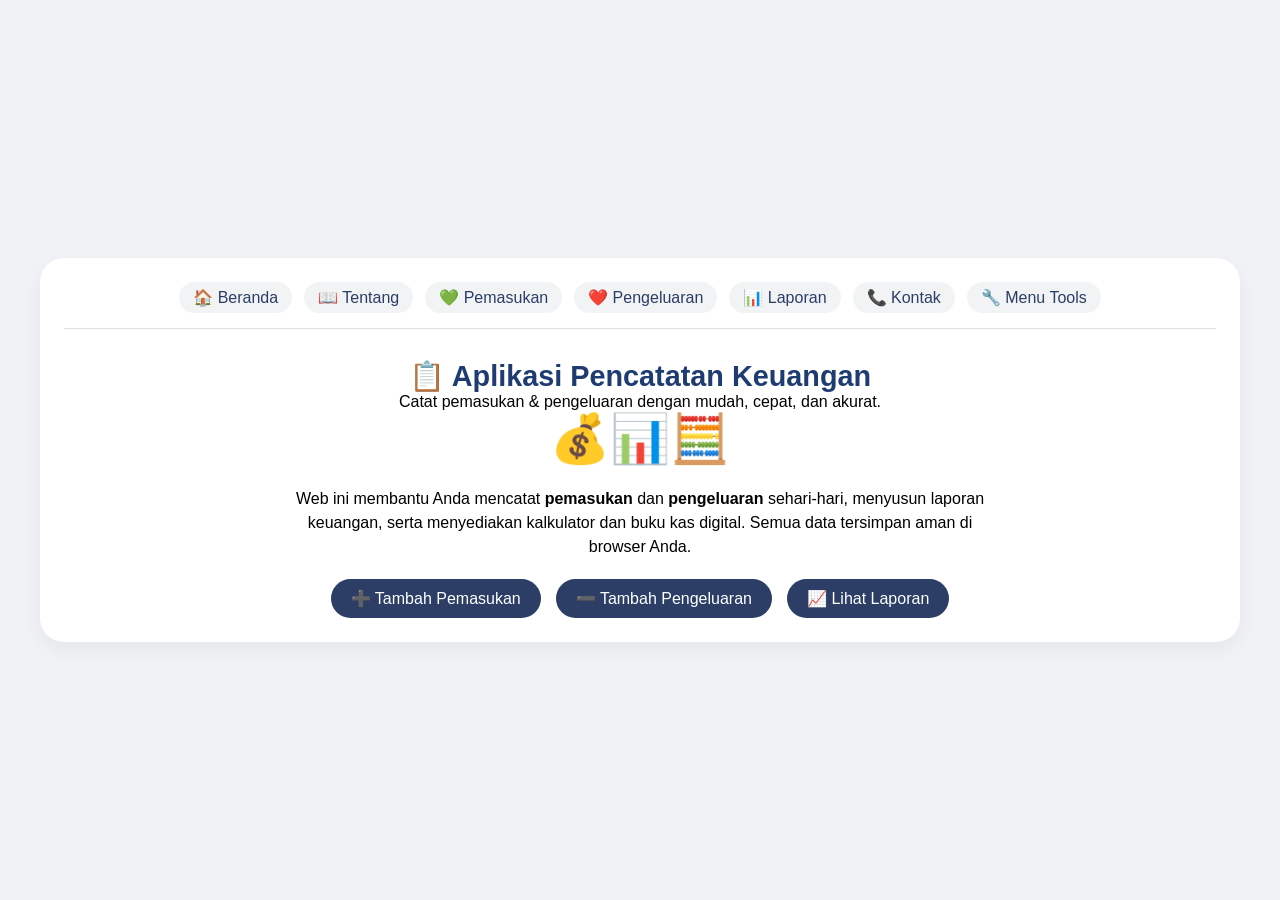
<file: index.html>
<!DOCTYPE html>
<html lang="id">
<head>
    <meta charset="UTF-8">
    <meta name="viewport" content="width=device-width, initial-scale=1.0">
    <title>Beranda | Aplikasi Keuangan</title>
    <link rel="stylesheet" href="style.css">
</head>
<body class="beranda-body">
    <div class="container beranda-container">
        <div class="header-nav">
            <a href="index.html" class="nav-link">🏠 Beranda</a>
            <a href="tentang-akuntansi.html" class="nav-link">📖 Tentang</a>
            <a href="data-pemasukan.html" class="nav-link">💚 Pemasukan</a>
            <a href="data-pengeluaran.html" class="nav-link">❤️ Pengeluaran</a>
            <a href="laporan.html" class="nav-link">📊 Laporan</a>
            <a href="kontak.html" class="nav-link">📞 Kontak</a>
            <a href="menu.html" class="nav-link">🔧 Menu Tools</a>
        </div>

        <div class="hero">
            <h1>📋 Aplikasi Pencatatan Keuangan</h1>
            <p class="tagline">Catat pemasukan & pengeluaran dengan mudah, cepat, dan akurat.</p>
            <div class="ilustrasi">
                <!-- ilustrasi sederhana dengan emoji/ikon -->
                <span class="ilustrasi-icon">💰📊🧮</span>
            </div>
            <p class="deskripsi-singkat">
                Web ini membantu Anda mencatat <strong>pemasukan</strong> dan <strong>pengeluaran</strong> sehari-hari, 
                menyusun laporan keuangan, serta menyediakan kalkulator dan buku kas digital. 
                Semua data tersimpan aman di browser Anda.
            </p>
            <div class="tombol-aksi-cepat">
                <a href="data-pemasukan.html" class="btn-cepat">➕ Tambah Pemasukan</a>
                <a href="data-pengeluaran.html" class="btn-cepat">➖ Tambah Pengeluaran</a>
                <a href="laporan.html" class="btn-cepat">📈 Lihat Laporan</a>
            </div>
        </div>
    </div>
    <script src="script.js"></script>
</body>
</html>
</file>
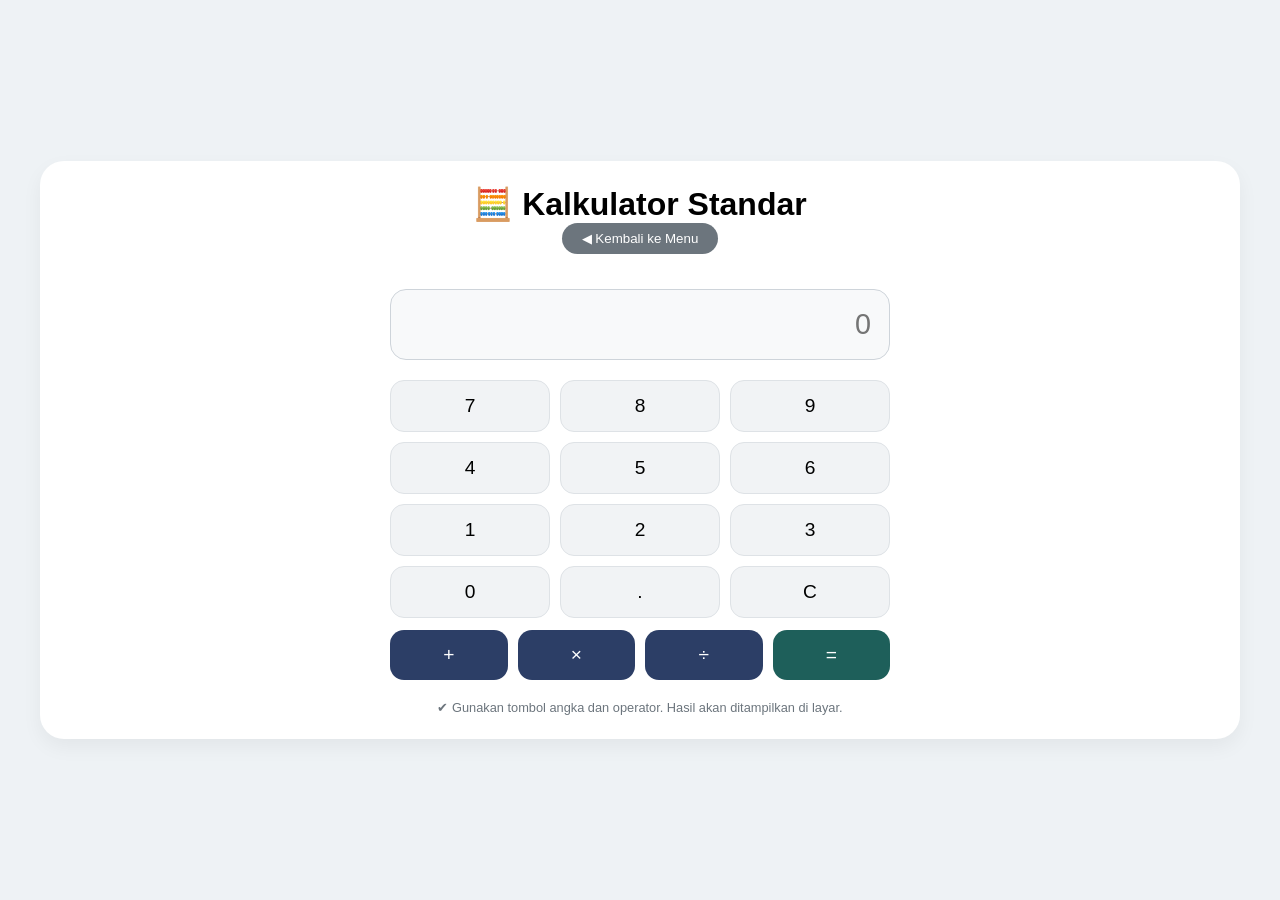
<file: calculator1.html>
<!DOCTYPE html>
<html lang="id">
<head>
    <meta charset="UTF-8">
    <meta name="viewport" content="width=device-width, initial-scale=1.0">
    <title>Kalkulator Standar</title>
    <link rel="stylesheet" href="style.css">
</head>
<body class="calc1-body">
    <div class="container calc1-container">
        <div class="calc1-header">
            <h1>🧮 Kalkulator Standar</h1>
            <button class="back-btn" onclick="location.href='menu.html'">◀ Kembali ke Menu</button>
        </div>
        <div class="calculator">
            <input type="text" id="displayCalc1" class="calc-display" readonly placeholder="0">
            <div class="calc-buttons">
                <div class="angka-buttons">
                    <button class="num-btn">7</button><button class="num-btn">8</button><button class="num-btn">9</button>
                    <button class="num-btn">4</button><button class="num-btn">5</button><button class="num-btn">6</button>
                    <button class="num-btn">1</button><button class="num-btn">2</button><button class="num-btn">3</button>
                    <button class="num-btn">0</button><button class="num-btn">.</button><button class="clear-btn">C</button>
                </div>
                <div class="operator-buttons">
                    <button class="op-btn" data-op="+">+</button>
                    <button class="op-btn" data-op="*">×</button>
                    <button class="op-btn" data-op="/">÷</button>
                    <button class="eq-btn">=</button>
                </div>
            </div>
        </div>
        <div class="info-calc">✔ Gunakan tombol angka dan operator. Hasil akan ditampilkan di layar.</div>
    </div>
    <script>
        let currentInput = "";
        const display = document.getElementById('displayCalc1');
        const numBtns = document.querySelectorAll('.num-btn');
        const clearBtn = document.querySelector('.clear-btn');
        const opBtns = document.querySelectorAll('.op-btn');
        const eqBtn = document.querySelector('.eq-btn');

        function updateDisplay() {
            display.value = currentInput || "0";
        }
        numBtns.forEach(btn => {
            btn.addEventListener('click', () => {
                currentInput += btn.innerText;
                updateDisplay();
            });
        });
        clearBtn.addEventListener('click', () => {
            currentInput = "";
            updateDisplay();
        });

        let pendingOp = null;
        let firstNum = null;

        opBtns.forEach(btn => {
            btn.addEventListener('click', () => {
                if(currentInput === "") return;
                if(firstNum === null) {
                    firstNum = parseFloat(currentInput);
                    pendingOp = btn.getAttribute('data-op');
                    currentInput = "";
                } else {
                    compute();
                    pendingOp = btn.getAttribute('data-op');
                }
            });
        });

        eqBtn.addEventListener('click', () => {
            if(pendingOp !== null && currentInput !== "") {
                compute();
                pendingOp = null;
                firstNum = null;
            }
        });

        function compute() {
            let second = parseFloat(currentInput);
            if(isNaN(second)) return;
            let result;
            switch(pendingOp) {
                case '+': result = firstNum + second; break;
                case '*': result = firstNum * second; break;
                case '/': result = firstNum / second; break;
                default: return;
            }
            currentInput = result.toString();
            updateDisplay();
            firstNum = null;
        }
    </script>
</body>
</html>
</file>
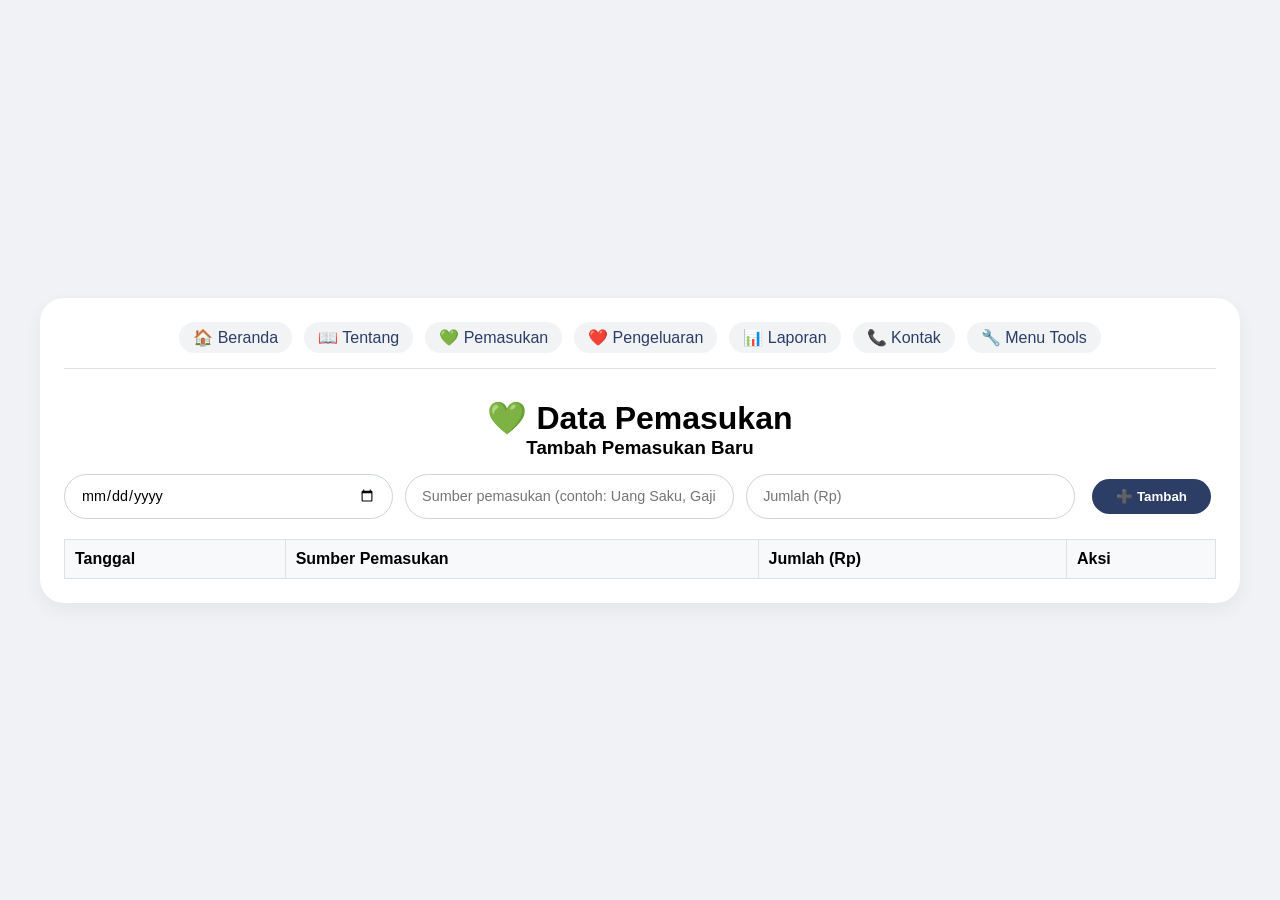
<file: data-pemasukan.html>
<!DOCTYPE html>
<html lang="id">
<head>
    <meta charset="UTF-8">
    <meta name="viewport" content="width=device-width, initial-scale=1.0">
    <title>Data Pemasukan</title>
    <link rel="stylesheet" href="style.css">
</head>
<body class="data-body">
    <div class="container data-container">
        <div class="header-nav">
            <a href="index.html">🏠 Beranda</a>
            <a href="tentang-akuntansi.html">📖 Tentang</a>
            <a href="data-pemasukan.html">💚 Pemasukan</a>
            <a href="data-pengeluaran.html">❤️ Pengeluaran</a>
            <a href="laporan.html">📊 Laporan</a>
            <a href="kontak.html">📞 Kontak</a>
            <a href="menu.html">🔧 Menu Tools</a>
        </div>

        <h1>💚 Data Pemasukan</h1>
        <div class="form-tambah">
            <h3>Tambah Pemasukan Baru</h3>
            <div class="form-row">
                <input type="date" id="tglMasuk" placeholder="Tanggal">
                <input type="text" id="sumberMasuk" placeholder="Sumber pemasukan (contoh: Uang Saku, Gaji, Jualan)">
                <input type="number" id="jumlahMasuk" placeholder="Jumlah (Rp)">
                <button id="btnTambahMasuk" class="btn-tambah">➕ Tambah</button>
            </div>
        </div>

        <div class="tabel-wrapper">
            <table class="tabel-data">
                <thead>
                    <tr><th>Tanggal</th><th>Sumber Pemasukan</th><th>Jumlah (Rp)</th><th>Aksi</th></tr>
                </thead>
                <tbody id="tabelPemasukan"></tbody>
            </table>
        </div>
    </div>
    <script src="script.js"></script>
    <script>
        let pemasukan = JSON.parse(localStorage.getItem('yoyo_pemasukan')) || [];

        function renderPemasukan() {
            const tbody = document.getElementById('tabelPemasukan');
            if(pemasukan.length === 0) {
                tbody.innerHTML = '<tr><td colspan="4" style="text-align:center">Belum ada data pemasukan.</td></tr>';
                return;
            }
            tbody.innerHTML = pemasukan.map((item, idx) => `
                <tr>
                    <td>${item.tanggal}</td>
                    <td>${item.sumber}</td>
                    <td>${formatRupiah(item.jumlah)}</td>
                    <td><button class="btn-hapus" data-idx="${idx}">Hapus</button></td>
                </tr>
            `).join('');
            // event hapus
            document.querySelectorAll('.btn-hapus').forEach(btn => {
                btn.addEventListener('click', (e) => {
                    const idx = btn.getAttribute('data-idx');
                    pemasukan.splice(idx, 1);
                    localStorage.setItem('yoyo_pemasukan', JSON.stringify(pemasukan));
                    renderPemasukan();
                });
            });
        }

        document.getElementById('btnTambahMasuk').addEventListener('click', () => {
            const tanggal = document.getElementById('tglMasuk').value;
            const sumber = document.getElementById('sumberMasuk').value.trim();
            const jumlah = parseFloat(document.getElementById('jumlahMasuk').value);
            if(!tanggal || !sumber || isNaN(jumlah) || jumlah <= 0) {
                alert("Lengkapi semua data (tanggal, sumber, jumlah > 0)");
                return;
            }
            pemasukan.push({ tanggal, sumber, jumlah });
            localStorage.setItem('yoyo_pemasukan', JSON.stringify(pemasukan));
            document.getElementById('tglMasuk').value = '';
            document.getElementById('sumberMasuk').value = '';
            document.getElementById('jumlahMasuk').value = '';
            renderPemasukan();
        });

        renderPemasukan();
    </script>
</body>
</html>
</file>
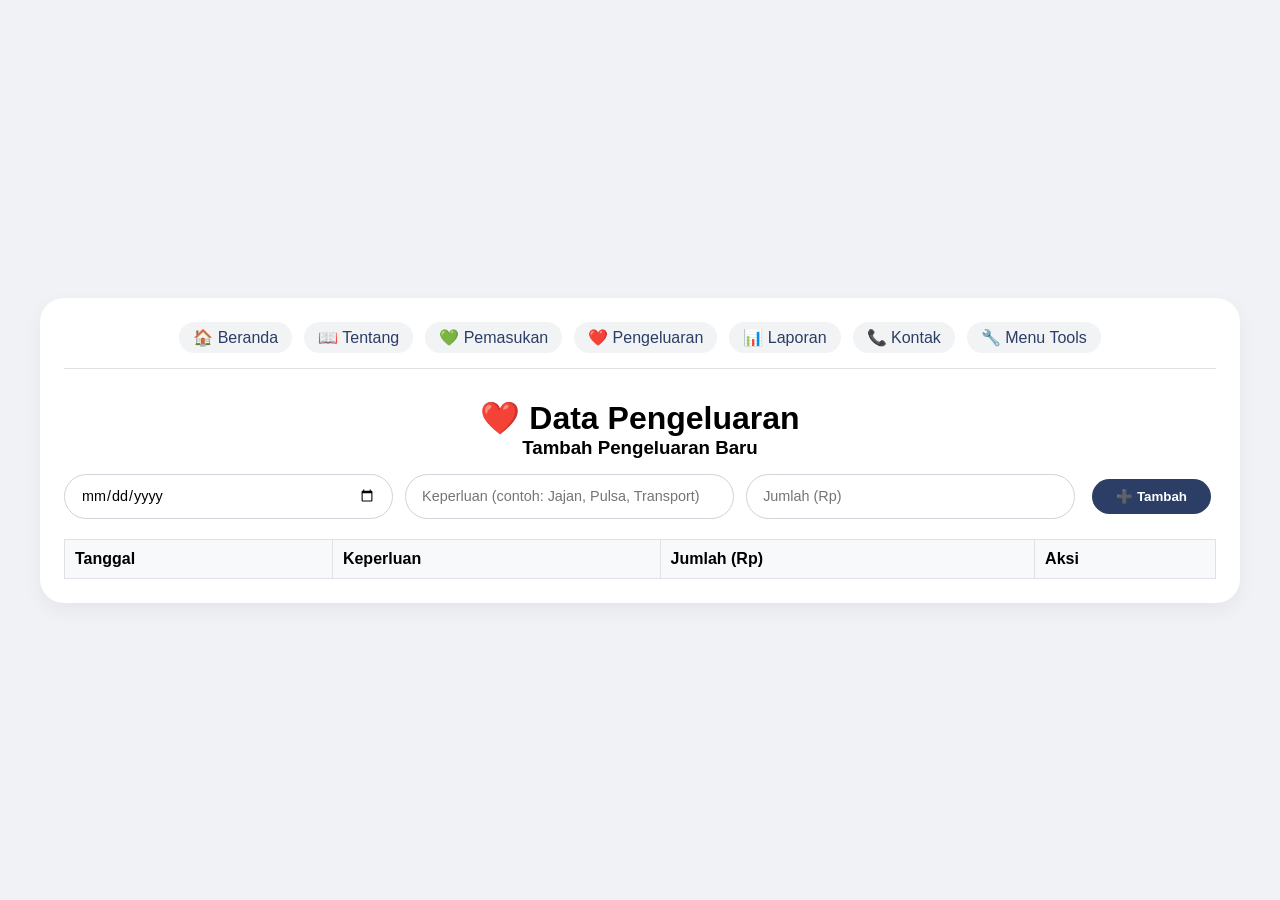
<file: data-pengeluaran.html>
<!DOCTYPE html>
<html lang="id">
<head>
    <meta charset="UTF-8">
    <meta name="viewport" content="width=device-width, initial-scale=1.0">
    <title>Data Pengeluaran</title>
    <link rel="stylesheet" href="style.css">
</head>
<body class="data-body">
    <div class="container data-container">
        <div class="header-nav">
            <a href="index.html">🏠 Beranda</a>
            <a href="tentang-akuntansi.html">📖 Tentang</a>
            <a href="data-pemasukan.html">💚 Pemasukan</a>
            <a href="data-pengeluaran.html">❤️ Pengeluaran</a>
            <a href="laporan.html">📊 Laporan</a>
            <a href="kontak.html">📞 Kontak</a>
            <a href="menu.html">🔧 Menu Tools</a>
        </div>

        <h1>❤️ Data Pengeluaran</h1>
        <div class="form-tambah">
            <h3>Tambah Pengeluaran Baru</h3>
            <div class="form-row">
                <input type="date" id="tglKeluar" placeholder="Tanggal">
                <input type="text" id="keperluan" placeholder="Keperluan (contoh: Jajan, Pulsa, Transport)">
                <input type="number" id="jumlahKeluar" placeholder="Jumlah (Rp)">
                <button id="btnTambahKeluar" class="btn-tambah">➕ Tambah</button>
            </div>
        </div>

        <div class="tabel-wrapper">
            <table class="tabel-data">
                <thead>
                    <tr><th>Tanggal</th><th>Keperluan</th><th>Jumlah (Rp)</th><th>Aksi</th></tr>
                </thead>
                <tbody id="tabelPengeluaran"></tbody>
            </table>
        </div>
    </div>
    <script src="script.js"></script>
    <script>
        let pengeluaran = JSON.parse(localStorage.getItem('yoyo_pengeluaran')) || [];

        function renderPengeluaran() {
            const tbody = document.getElementById('tabelPengeluaran');
            if(pengeluaran.length === 0) {
                tbody.innerHTML = '<tr><td colspan="4" style="text-align:center">Belum ada data pengeluaran.</td></tr>';
                return;
            }
            tbody.innerHTML = pengeluaran.map((item, idx) => `
                <tr>
                    <td>${item.tanggal}</td>
                    <td>${item.keperluan}</td>
                    <td>${formatRupiah(item.jumlah)}</td>
                    <td><button class="btn-hapus" data-idx="${idx}">Hapus</button></td>
                </tr>
            `).join('');
            document.querySelectorAll('.btn-hapus').forEach(btn => {
                btn.addEventListener('click', (e) => {
                    const idx = btn.getAttribute('data-idx');
                    pengeluaran.splice(idx, 1);
                    localStorage.setItem('yoyo_pengeluaran', JSON.stringify(pengeluaran));
                    renderPengeluaran();
                });
            });
        }

        document.getElementById('btnTambahKeluar').addEventListener('click', () => {
            const tanggal = document.getElementById('tglKeluar').value;
            const keperluan = document.getElementById('keperluan').value.trim();
            const jumlah = parseFloat(document.getElementById('jumlahKeluar').value);
            if(!tanggal || !keperluan || isNaN(jumlah) || jumlah <= 0) {
                alert("Lengkapi semua data (tanggal, keperluan, jumlah > 0)");
                return;
            }
            pengeluaran.push({ tanggal, keperluan, jumlah });
            localStorage.setItem('yoyo_pengeluaran', JSON.stringify(pengeluaran));
            document.getElementById('tglKeluar').value = '';
            document.getElementById('keperluan').value = '';
            document.getElementById('jumlahKeluar').value = '';
            renderPengeluaran();
        });

        renderPengeluaran();
    </script>
</body>
</html>
</file>
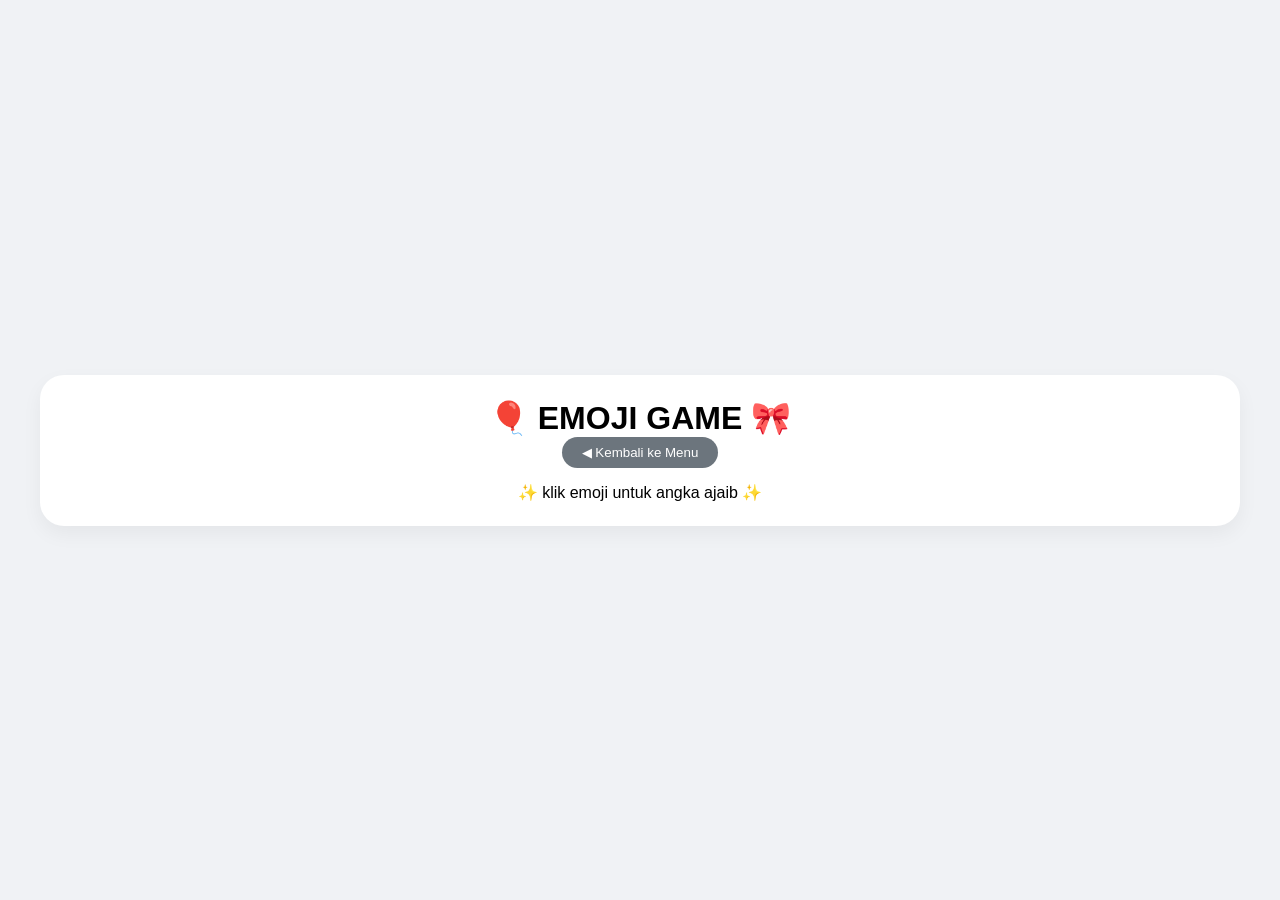
<file: game3.html>
<!DOCTYPE html>
<html lang="id">
<head>
    <meta charset="UTF-8">
    <meta name="viewport" content="width=device-width, initial-scale=1.0">
    <title>Game3 - Emoji Keliling</title>
    <link rel="stylesheet" href="style.css">
</head>
<body class="game3-body">
    <div class="container game3-container">
        <div class="game-header">
            <h1>🎈 EMOJI GAME 🎀</h1>
            <button class="back-btn" onclick="location.href='menu.html'">◀ Kembali ke Menu</button>
        </div>
        <div class="game-area" id="gameArea">
            <button id="emojiTombol" class="emoji-lucu">🐼✨</button>
        </div>
        <div class="angka-muncul" id="angkaMuncul">✨ klik emoji untuk angka ajaib ✨</div>
    </div>
    <script src="script.js"></script>
    <script>
        const emojiBtn = document.getElementById('emojiTombol');
        const gameArea = document.getElementById('gameArea');
        const angkaDiv = document.getElementById('angkaMuncul');
        let animasiBerjalan = false;
        let posX = 0, posY = 0;
        let deltaX = 3, deltaY = 2;
        let intervalId = null;

        function startGerak() {
            if(intervalId) clearInterval(intervalId);
            animasiBerjalan = true;
            emojiBtn.style.position = 'absolute';
            const areaRect = gameArea.getBoundingClientRect();
            let btnWidth = emojiBtn.offsetWidth;
            let btnHeight = emojiBtn.offsetHeight;
            posX = Math.random() * (areaRect.width - btnWidth);
            posY = Math.random() * (areaRect.height - btnHeight);
            deltaX = (Math.random() * 4 + 2) * (Math.random() > 0.5 ? 1 : -1);
            deltaY = (Math.random() * 4 + 2) * (Math.random() > 0.5 ? 1 : -1);
            intervalId = setInterval(() => {
                const rect = gameArea.getBoundingClientRect();
                const maxX = rect.width - emojiBtn.offsetWidth;
                const maxY = rect.height - emojiBtn.offsetHeight;
                posX += deltaX;
                posY += deltaY;
                if(posX <= 0) { posX = 0; deltaX = -deltaX; }
                if(posX >= maxX) { posX = maxX; deltaX = -deltaX; }
                if(posY <= 0) { posY = 0; deltaY = -deltaY; }
                if(posY >= maxY) { posY = maxY; deltaY = -deltaY; }
                emojiBtn.style.left = posX + 'px';
                emojiBtn.style.top = posY + 'px';
            }, 30);
        }
        function stopGerak() {
            if(intervalId) {
                clearInterval(intervalId);
                intervalId = null;
            }
            animasiBerjalan = false;
        }
        emojiBtn.addEventListener('click', () => {
            // muncul angka random 1-100
            const randomAngka = Math.floor(Math.random() * 100) + 1;
            angkaDiv.innerHTML = `🎉 ANGKA MUNCUL: ${randomAngka} 🎉`;
            angkaDiv.classList.add('pop-angka');
            setTimeout(() => angkaDiv.classList.remove('pop-angka'), 500);
            // gerakan bergerak mengelilingi layar
            if(intervalId) stopGerak();
            startGerak();
        });
        // mulai gerakan otomatis saat halaman dimuat
        window.addEventListener('load', () => {
            startGerak();
            // sesuaikan ulang jika resize
            window.addEventListener('resize', () => {
                stopGerak();
                startGerak();
            });
        });
    </script>
</body>
</html>
</file>
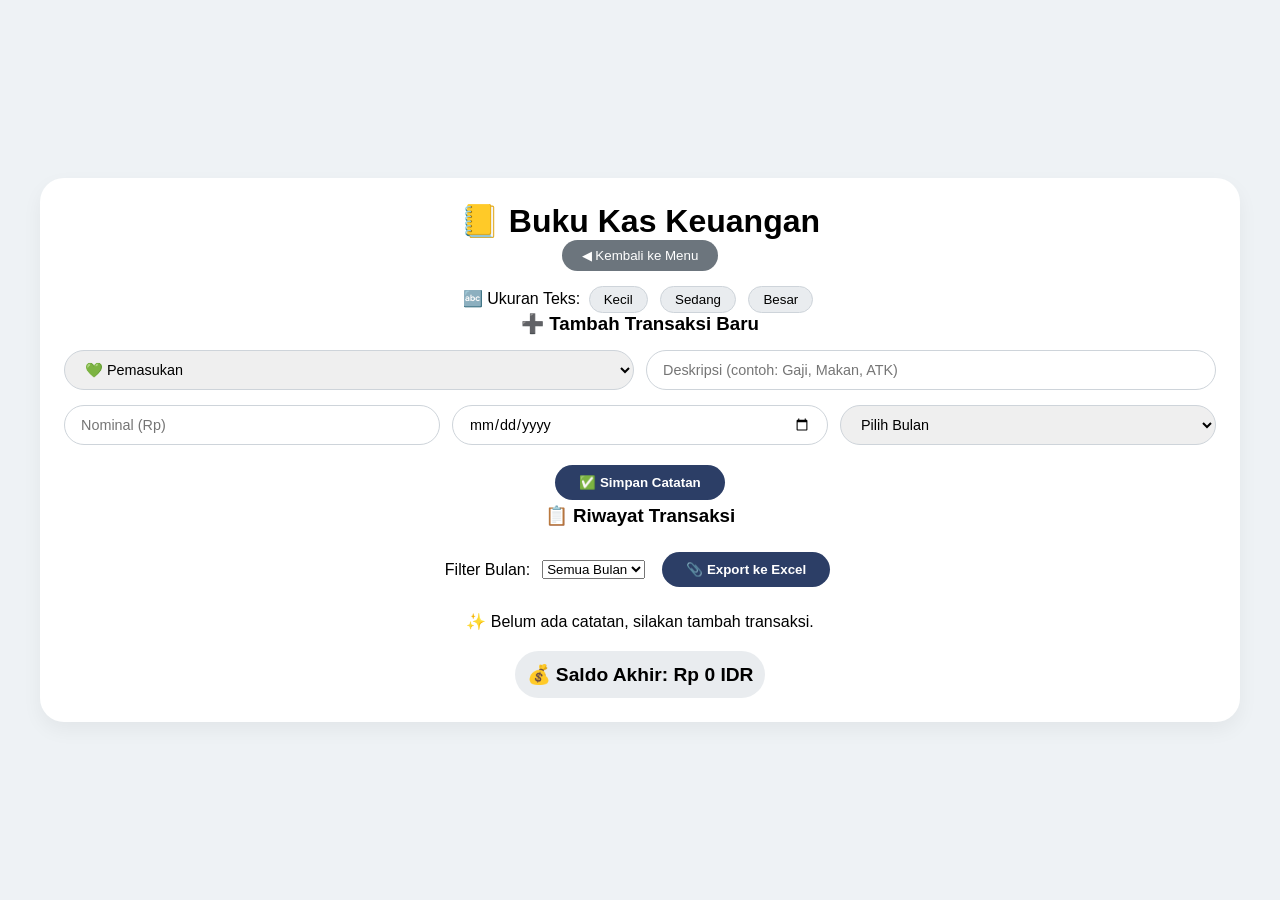
<file: kalkulator2.html>
<!DOCTYPE html>
<html lang="id">
<head>
    <meta charset="UTF-8">
    <meta name="viewport" content="width=device-width, initial-scale=1.0">
    <title>Buku Kas Keuangan</title>
    <link rel="stylesheet" href="style.css">
</head>
<body class="calc2-body">
    <div class="container calc2-container">
        <div class="calc2-header">
            <h1>📒 Buku Kas Keuangan</h1>
            <button class="back-btn" onclick="location.href='menu.html'">◀ Kembali ke Menu</button>
        </div>
        
        <div class="pengaturan-teks">
            <label>🔤 Ukuran Teks:</label>
            <button id="teksKecil">Kecil</button>
            <button id="teksSedang">Sedang</button>
            <button id="teksBesar">Besar</button>
        </div>

        <div class="form-catatan">
            <h3>➕ Tambah Transaksi Baru</h3>
            <div class="form-row">
                <select id="jenisTransaksi">
                    <option value="pemasukan">💚 Pemasukan</option>
                    <option value="pengeluaran">❤️ Pengeluaran</option>
                    <option value="pembelian">🛍️ Pembelian</option>
                </select>
                <input type="text" id="deskripsi" placeholder="Deskripsi (contoh: Gaji, Makan, ATK)" autocomplete="off">
            </div>
            <div class="form-row">
                <input type="number" id="nominal" placeholder="Nominal (Rp)">
                <input type="date" id="tanggal">
                <select id="bulan">
                    <option value="">Pilih Bulan</option>
                    <option>Januari</option><option>Februari</option><option>Maret</option>
                    <option>April</option><option>Mei</option><option>Juni</option>
                    <option>Juli</option><option>Agustus</option><option>September</option>
                    <option>Oktober</option><option>November</option><option>Desember</option>
                </select>
            </div>
            <button id="tambahTransaksi" class="btn-tambah">✅ Simpan Catatan</button>
        </div>

        <div class="daftar-transaksi">
            <h3>📋 Riwayat Transaksi</h3>
            <div class="filter-bulan">
                <label>Filter Bulan: </label>
                <select id="filterBulan">
                    <option value="semua">Semua Bulan</option>
                    <option>Januari</option><option>Februari</option><option>Maret</option>
                    <option>April</option><option>Mei</option><option>Juni</option>
                    <option>Juli</option><option>Agustus</option><option>September</option>
                    <option>Oktober</option><option>November</option><option>Desember</option>
                </select>
                <button id="exportExcel" class="btn-export">📎 Export ke Excel</button>
            </div>
            <div id="listTransaksi" class="list-transaksi"></div>
            <div class="total-saldo">💰 Saldo Akhir: <span id="totalSaldo">0</span> IDR</div>
        </div>
    </div>
    <script>
        let transaksi = JSON.parse(localStorage.getItem('yoyo_keuangan')) || [];

        function formatRupiah(angka) {
            return new Intl.NumberFormat('id-ID', { style: 'currency', currency: 'IDR', minimumFractionDigits: 0 }).format(angka);
        }

        function hitungSaldo(arr) {
            return arr.reduce((total, t) => {
                if(t.jenis === 'pemasukan') return total + t.nominal;
                else return total - t.nominal;
            }, 0);
        }

        function renderTransaksi() {
            const filterBulan = document.getElementById('filterBulan').value;
            let filtered = transaksi;
            if(filterBulan !== 'semua') {
                filtered = transaksi.filter(t => t.bulan === filterBulan);
            }
            const container = document.getElementById('listTransaksi');
            if(filtered.length === 0) {
                container.innerHTML = '<div class="empty-state">✨ Belum ada catatan, silakan tambah transaksi.</div>';
                document.getElementById('totalSaldo').innerText = formatRupiah(0);
                return;
            }
            let html = '<table class="tabel-keuangan"><thead><tr><th>Tanggal</th><th>Bulan</th><th>Jenis</th><th>Deskripsi</th><th>Nominal</th><th>Aksi</th></tr></thead><tbody>';
            filtered.forEach((item) => {
                html += `<tr>
                    <td>${item.tanggal}</td>
                    <td>${item.bulan}</td>
                    <td>${item.jenis}</td>
                    <td>${item.deskripsi}</td>
                    <td>${formatRupiah(item.nominal)}</td>
                    <td><button class="hapus-transaksi" data-id="${item.id}">Hapus</button></td>
                </tr>`;
            });
            html += '</tbody></table>';
            container.innerHTML = html;
            document.getElementById('totalSaldo').innerText = formatRupiah(hitungSaldo(filtered));

            document.querySelectorAll('.hapus-transaksi').forEach(btn => {
                btn.addEventListener('click', (e) => {
                    const id = parseInt(btn.getAttribute('data-id'));
                    transaksi = transaksi.filter(t => t.id !== id);
                    localStorage.setItem('yoyo_keuangan', JSON.stringify(transaksi));
                    renderTransaksi();
                });
            });
        }

        document.getElementById('tambahTransaksi').addEventListener('click', () => {
            const jenis = document.getElementById('jenisTransaksi').value;
            const deskripsi = document.getElementById('deskripsi').value.trim();
            let nominal = parseFloat(document.getElementById('nominal').value);
            const tanggal = document.getElementById('tanggal').value;
            const bulan = document.getElementById('bulan').value;

            if(!deskripsi || isNaN(nominal) || nominal <= 0 || !tanggal || !bulan) {
                alert("Harap lengkapi semua data: deskripsi, nominal >0, tanggal, bulan.");
                return;
            }

            const jenisTampil = jenis === 'pemasukan' ? '💚 Pemasukan' : (jenis === 'pengeluaran' ? '❤️ Pengeluaran' : '🛍️ Pembelian');
            transaksi.push({
                id: Date.now(),
                jenis: jenisTampil,
                deskripsi: deskripsi,
                nominal: nominal,
                tanggal: tanggal,
                bulan: bulan
            });
            localStorage.setItem('yoyo_keuangan', JSON.stringify(transaksi));
            document.getElementById('deskripsi').value = '';
            document.getElementById('nominal').value = '';
            document.getElementById('tanggal').value = '';
            document.getElementById('bulan').value = '';
            renderTransaksi();
        });

        document.getElementById('filterBulan').addEventListener('change', () => renderTransaksi());

        document.getElementById('exportExcel').addEventListener('click', () => {
            let dataExport = transaksi.map(t => ({
                Tanggal: t.tanggal,
                Bulan: t.bulan,
                Jenis: t.jenis,
                Deskripsi: t.deskripsi,
                Nominal_Rp: t.nominal
            }));
            let csv = "\uFEFF" + ["Tanggal","Bulan","Jenis","Deskripsi","Nominal_Rp"].join(",") + "\n";
            dataExport.forEach(row => {
                csv += Object.values(row).join(",") + "\n";
            });
            const blob = new Blob([csv], {type: "text/csv;charset=utf-8;"});
            const link = document.createElement("a");
            const url = URL.createObjectURL(blob);
            link.href = url;
            link.setAttribute("download","catatan_keuangan.xls");
            document.body.appendChild(link);
            link.click();
            document.body.removeChild(link);
            URL.revokeObjectURL(url);
        });

        // Ukuran teks
        const containerText = document.querySelector('.calc2-container');
        document.getElementById('teksKecil').onclick = () => containerText.style.fontSize = '12px';
        document.getElementById('teksSedang').onclick = () => containerText.style.fontSize = '16px';
        document.getElementById('teksBesar').onclick = () => containerText.style.fontSize = '20px';

        renderTransaksi();
    </script>
</body>
</html>
</file>
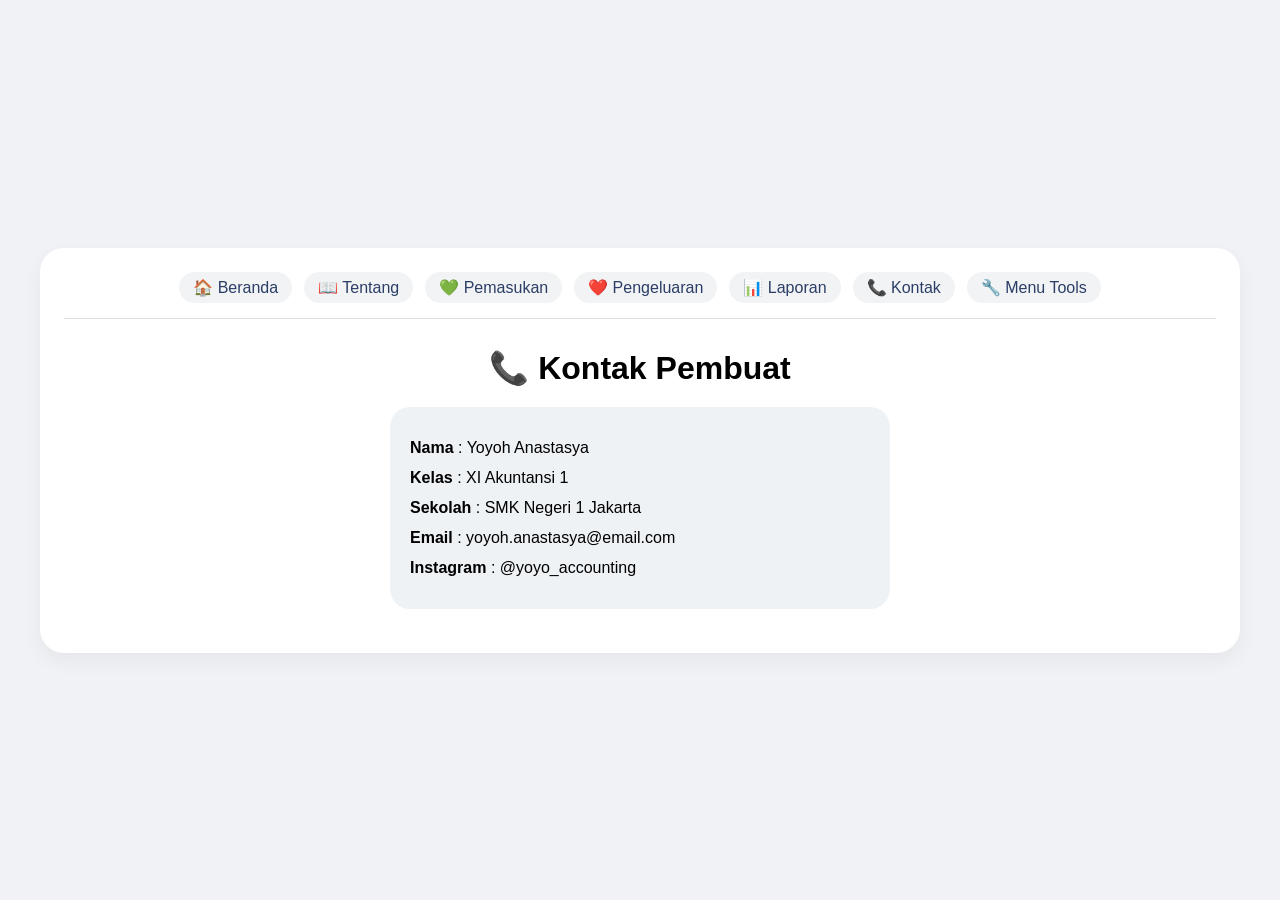
<file: kontak.html>
<!DOCTYPE html>
<html lang="id">
<head>
    <meta charset="UTF-8">
    <meta name="viewport" content="width=device-width, initial-scale=1.0">
    <title>Kontak Pembuat</title>
    <link rel="stylesheet" href="style.css">
</head>
<body class="kontak-body">
    <div class="container kontak-container">
        <div class="header-nav">
            <a href="index.html">🏠 Beranda</a>
            <a href="tentang-akuntansi.html">📖 Tentang</a>
            <a href="data-pemasukan.html">💚 Pemasukan</a>
            <a href="data-pengeluaran.html">❤️ Pengeluaran</a>
            <a href="laporan.html">📊 Laporan</a>
            <a href="kontak.html">📞 Kontak</a>
            <a href="menu.html">🔧 Menu Tools</a>
        </div>

        <h1>📞 Kontak Pembuat</h1>
        <div class="kontak-info">
            <p><strong>Nama</strong> : Yoyoh Anastasya</p>
            <p><strong>Kelas</strong> : XI Akuntansi 1</p>
            <p><strong>Sekolah</strong> : SMK Negeri 1 Jakarta</p>
            <p><strong>Email</strong> : yoyoh.anastasya@email.com</p>
            <p><strong>Instagram</strong> : @yoyo_accounting</p>
        </div>
    </div>
    <script src="script.js"></script>
</body>
</html>
</file>
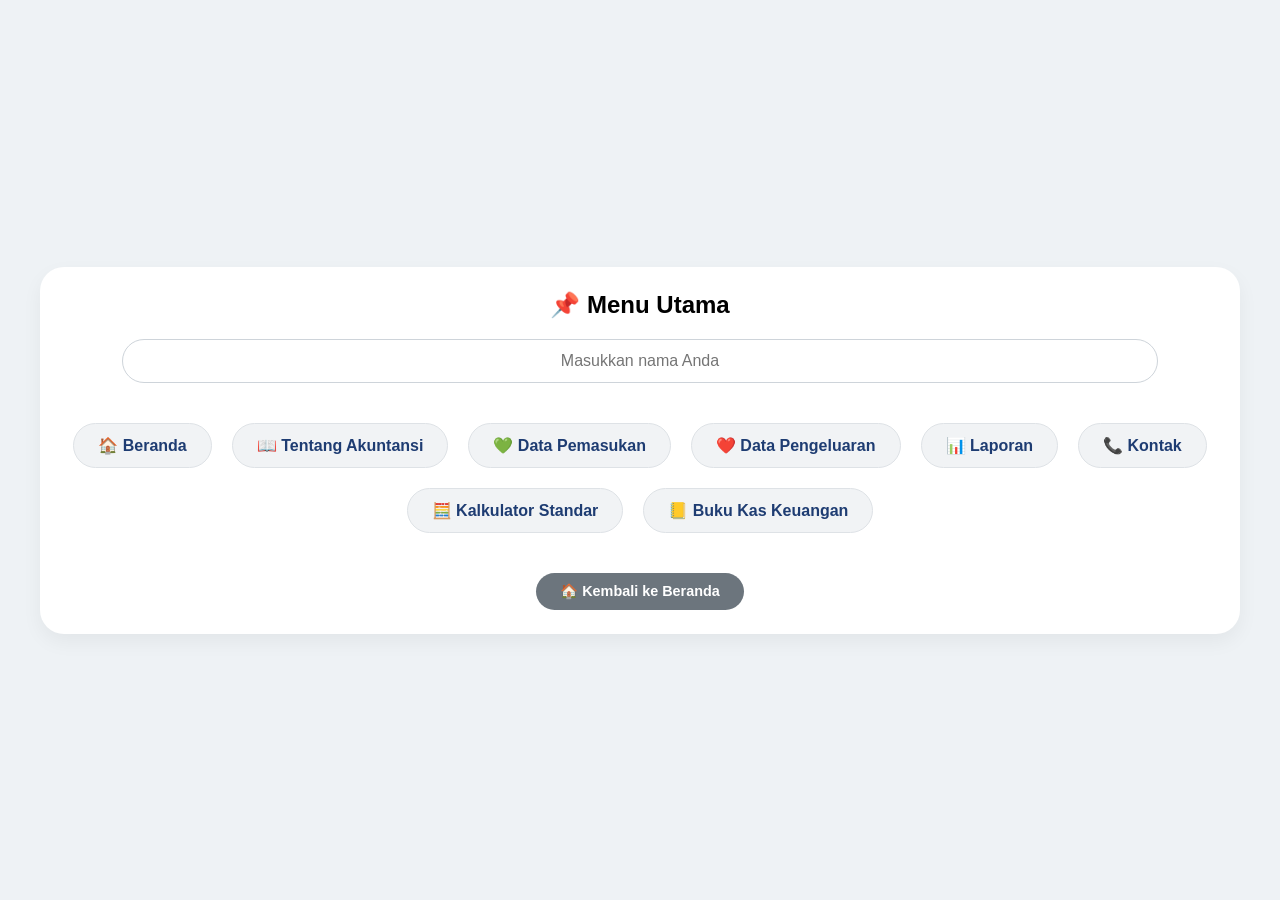
<file: menu.html>
<!DOCTYPE html>
<html lang="id">
<head>
    <meta charset="UTF-8">
    <meta name="viewport" content="width=device-width, initial-scale=1.0">
    <title>Menu Aplikasi</title>
    <link rel="stylesheet" href="style.css">
</head>
<body class="menu-body">
    <div class="container menu-container">
        <h2>📌 Menu Utama</h2>
        <input type="text" id="namaUser" class="input-nama" placeholder="Masukkan nama Anda" autocomplete="off">
        
        <div class="tombol-menu-container">
            <button class="tombol-aksi" onclick="goTo('index.html')">🏠 Beranda</button>
            <button class="tombol-aksi" onclick="goTo('tentang-akuntansi.html')">📖 Tentang Akuntansi</button>
            <button class="tombol-aksi" onclick="goTo('data-pemasukan.html')">💚 Data Pemasukan</button>
            <button class="tombol-aksi" onclick="goTo('data-pengeluaran.html')">❤️ Data Pengeluaran</button>
            <button class="tombol-aksi" onclick="goTo('laporan.html')">📊 Laporan</button>
            <button class="tombol-aksi" onclick="goTo('kontak.html')">📞 Kontak</button>
            <button class="tombol-aksi" onclick="goTo('calculator1.html')">🧮 Kalkulator Standar</button>
            <button class="tombol-aksi" onclick="goTo('kalkulator2.html')">📒 Buku Kas Keuangan</button>
        </div>
        <button class="back-home" onclick="location.href='index.html'">🏠 Kembali ke Beranda</button>
    </div>
    <script>
        function goTo(halaman) {
            let nama = document.getElementById('namaUser').value.trim();
            if(nama === "") nama = "Pengguna";
            localStorage.setItem('namaPengguna', nama);
            window.location.href = halaman;
        }
    </script>
</body>
</html>
</file>
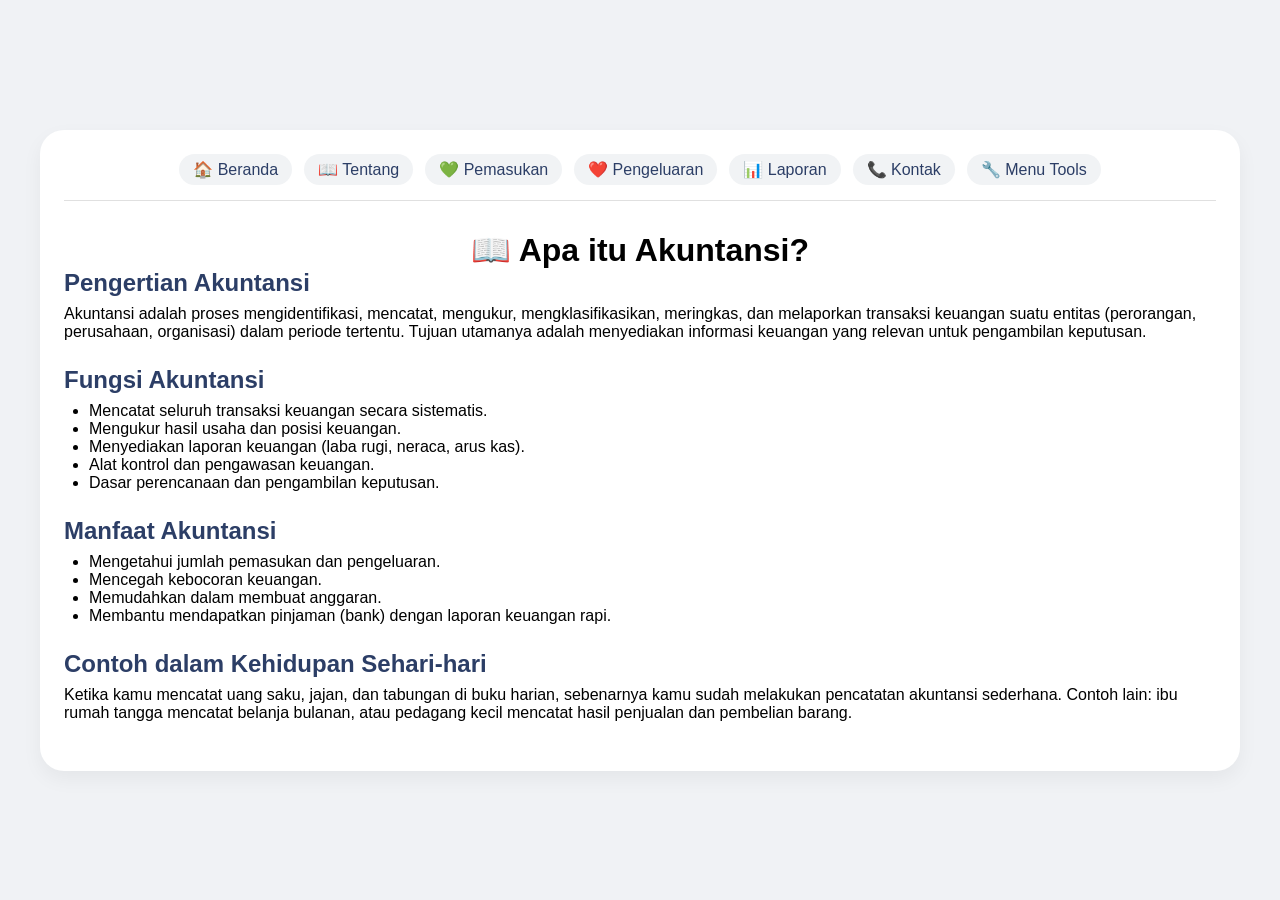
<file: tentang-akuntansi.html>
<!DOCTYPE html>
<html lang="id">
<head>
    <meta charset="UTF-8">
    <meta name="viewport" content="width=device-width, initial-scale=1.0">
    <title>Tentang Akuntansi</title>
    <link rel="stylesheet" href="style.css">
</head>
<body class="tentang-body">
    <div class="container tentang-container">
        <div class="header-nav">
            <a href="index.html">🏠 Beranda</a>
            <a href="tentang-akuntansi.html">📖 Tentang</a>
            <a href="data-pemasukan.html">💚 Pemasukan</a>
            <a href="data-pengeluaran.html">❤️ Pengeluaran</a>
            <a href="laporan.html">📊 Laporan</a>
            <a href="kontak.html">📞 Kontak</a>
            <a href="menu.html">🔧 Menu Tools</a>
        </div>

        <h1>📖 Apa itu Akuntansi?</h1>
        <div class="akuntansi-content">
            <section>
                <h2>Pengertian Akuntansi</h2>
                <p>Akuntansi adalah proses mengidentifikasi, mencatat, mengukur, mengklasifikasikan, meringkas, dan melaporkan transaksi keuangan suatu entitas (perorangan, perusahaan, organisasi) dalam periode tertentu. Tujuan utamanya adalah menyediakan informasi keuangan yang relevan untuk pengambilan keputusan.</p>
            </section>
            <section>
                <h2>Fungsi Akuntansi</h2>
                <ul>
                    <li>Mencatat seluruh transaksi keuangan secara sistematis.</li>
                    <li>Mengukur hasil usaha dan posisi keuangan.</li>
                    <li>Menyediakan laporan keuangan (laba rugi, neraca, arus kas).</li>
                    <li>Alat kontrol dan pengawasan keuangan.</li>
                    <li>Dasar perencanaan dan pengambilan keputusan.</li>
                </ul>
            </section>
            <section>
                <h2>Manfaat Akuntansi</h2>
                <ul>
                    <li>Mengetahui jumlah pemasukan dan pengeluaran.</li>
                    <li>Mencegah kebocoran keuangan.</li>
                    <li>Memudahkan dalam membuat anggaran.</li>
                    <li>Membantu mendapatkan pinjaman (bank) dengan laporan keuangan rapi.</li>
                </ul>
            </section>
            <section>
                <h2>Contoh dalam Kehidupan Sehari-hari</h2>
                <p>Ketika kamu mencatat uang saku, jajan, dan tabungan di buku harian, sebenarnya kamu sudah melakukan pencatatan akuntansi sederhana. Contoh lain: ibu rumah tangga mencatat belanja bulanan, atau pedagang kecil mencatat hasil penjualan dan pembelian barang.</p>
            </section>
        </div>
    </div>
    <script src="script.js"></script>
</body>
</html>
</file>
<file: style.css>
/* RESET & GLOBAL - TEMA FORMAL */
* {
    margin: 0;
    padding: 0;
    box-sizing: border-box;
    font-family: 'Segoe UI', Roboto, 'Helvetica Neue', sans-serif;
}

body {
    min-height: 100vh;
    display: flex;
    justify-content: center;
    align-items: center;
    padding: 20px;
    background: #f0f2f5;
}

.container {
    max-width: 1200px;
    width: 100%;
    background: #ffffff;
    border-radius: 20px;
    padding: 30px 24px;
    box-shadow: 0 10px 30px rgba(0,0,0,0.08);
    text-align: center;
}

/* INDEX */
.index-body {
    background: linear-gradient(135deg, #e9ecef 0%, #dee2e6 100%);
}
.logo-area .logo {
    font-size: clamp(1.6rem, 6vw, 2.4rem);
    font-weight: 700;
    color: #1e3c72;
    letter-spacing: -0.5px;
}
.slogan {
    color: #2c3e50;
    margin-top: 8px;
    font-size: 0.95rem;
}
.btn-menu-utama {
    background: #2c3e66;
    border: none;
    padding: 12px 28px;
    font-size: 1.2rem;
    border-radius: 40px;
    color: white;
    font-weight: 600;
    margin: 25px 0;
    cursor: pointer;
    transition: 0.2s;
    box-shadow: 0 2px 6px rgba(0,0,0,0.1);
    width: auto;
    min-width: 180px;
}
.btn-menu-utama:hover { background: #1e2f4a; transform: translateY(-2px);}
.kolom-menu {
    display: flex;
    flex-wrap: wrap;
    justify-content: center;
    gap: 24px;
    margin-top: 20px;
}
.card-menu {
    background: #f8f9fa;
    border-radius: 20px;
    padding: 20px;
    width: 180px;
    cursor: pointer;
    transition: 0.2s;
    border: 1px solid #e9ecef;
    box-shadow: 0 2px 8px rgba(0,0,0,0.05);
}
.card-menu:hover { transform: translateY(-5px); background: #ffffff; box-shadow: 0 8px 20px rgba(0,0,0,0.1);}
.card-icon { font-size: 2.5rem; margin-bottom: 10px; }
.card-menu h3 { font-size: 1.2rem; margin: 10px 0 5px; color: #1e3c72; }
.card-menu p { font-size: 0.8rem; color: #495057; }
.hidden { display: none; }

/* EDUKASI */
.edukasi-section {
    margin-top: 35px;
    text-align: left;
    background: #f8f9fa;
    padding: 20px;
    border-radius: 20px;
    border-left: 5px solid #2c3e66;
}
.edukasi-section h2 {
    font-size: 1.3rem;
    color: #1e3c72;
    margin: 15px 0 8px;
}
.edukasi-section p, .cara-pakai li {
    color: #2d3e50;
    line-height: 1.5;
    margin-bottom: 10px;
}
.cara-pakai {
    padding-left: 25px;
}
.info-tip {
    background: #e9ecef;
    padding: 10px;
    border-radius: 12px;
    margin-top: 15px;
    font-size: 0.85rem;
}

/* MENU */
.menu-body {
    background: #eef2f5;
}
.menu-container {
    max-width: 600px;
}
.input-nama {
    width: 90%;
    padding: 12px 20px;
    border-radius: 40px;
    border: 1px solid #ced4da;
    font-size: 1rem;
    margin: 20px 0;
    text-align: center;
}
.tombol-menu-container {
    display: flex;
    flex-wrap: wrap;
    gap: 20px;
    justify-content: center;
    margin: 20px 0;
}
.tombol-aksi {
    padding: 12px 24px;
    font-size: 1rem;
    border: none;
    border-radius: 40px;
    font-weight: 600;
    cursor: pointer;
    background: #f1f3f5;
    color: #1e3c72;
    transition: 0.2s;
    border: 1px solid #dee2e6;
}
.tombol-calc1 { background: #e7f1ff; border-color: #b8d0ff; }
.tombol-calc2 { background: #e6f7e6; border-color: #b3e0b3; }
.tombol-aksi:hover { transform: translateY(-2px); box-shadow: 0 4px 10px rgba(0,0,0,0.05);}
.back-home {
    background: none;
    border: none;
    color: #5a67d8;
    margin-top: 15px;
    cursor: pointer;
    font-size: 0.9rem;
    text-decoration: underline;
}

/* KALKULATOR 1 (formal) */
.calc1-body {
    background: #eef2f5;
}
.calc1-container {
    background: white;
}
.calculator {
    max-width: 500px;
    margin: 20px auto;
}
.calc-display {
    width: 100%;
    padding: 18px;
    font-size: 1.8rem;
    text-align: right;
    border-radius: 16px;
    border: 1px solid #ced4da;
    background: #f8f9fa;
    margin-bottom: 20px;
}
.calc-buttons {
    display: flex;
    flex-direction: column;
    gap: 12px;
}
.angka-buttons {
    display: grid;
    grid-template-columns: repeat(3, 1fr);
    gap: 10px;
}
.angka-buttons button, .clear-btn {
    background: #f1f3f5;
    border: 1px solid #dee2e6;
    padding: 14px;
    font-size: 1.2rem;
    border-radius: 14px;
    cursor: pointer;
    transition: 0.1s;
}
.angka-buttons button:active, .clear-btn:active { background: #e9ecef; }
.operator-buttons {
    display: grid;
    grid-template-columns: repeat(4, 1fr);
    gap: 10px;
}
.op-btn, .eq-btn {
    background: #2c3e66;
    color: white;
    border: none;
    padding: 14px;
    font-size: 1.2rem;
    border-radius: 14px;
    cursor: pointer;
}
.eq-btn { background: #1e5f5a; }
.info-calc {
    font-size: 0.8rem;
    color: #6c757d;
    margin-top: 20px;
}

/* KALKULATOR 2 (keuangan) */
.calc2-body {
    background: #eef2f5;
}
.calc2-container {
    background: white;
}
.form-row {
    display: flex;
    flex-wrap: wrap;
    gap: 12px;
    margin: 15px 0;
    justify-content: center;
}
.form-row input, .form-row select {
    padding: 10px 16px;
    border-radius: 40px;
    border: 1px solid #ced4da;
    font-size: 0.9rem;
    flex: 1;
    min-width: 140px;
}
.btn-tambah, .btn-export {
    background: #2c3e66;
    border: none;
    padding: 10px 24px;
    border-radius: 40px;
    color: white;
    font-weight: 600;
    cursor: pointer;
    margin: 5px;
}
.filter-bulan {
    display: flex;
    flex-wrap: wrap;
    justify-content: center;
    gap: 12px;
    margin: 20px 0;
    align-items: center;
}
.tabel-keuangan {
    width: 100%;
    border-collapse: collapse;
    background: white;
    border-radius: 16px;
    overflow: hidden;
    box-shadow: 0 1px 3px rgba(0,0,0,0.05);
}
.tabel-keuangan th, .tabel-keuangan td {
    padding: 10px;
    border-bottom: 1px solid #e9ecef;
    text-align: left;
    font-size: 0.85rem;
}
.tabel-keuangan th {
    background: #f1f3f5;
    font-weight: 600;
}
.hapus-transaksi {
    background: #dc3545;
    border: none;
    padding: 4px 12px;
    border-radius: 30px;
    color: white;
    cursor: pointer;
    font-size: 0.7rem;
}
.total-saldo {
    font-size: 1.2rem;
    font-weight: bold;
    margin-top: 20px;
    padding: 12px;
    background: #e9ecef;
    border-radius: 40px;
    display: inline-block;
}
.pengaturan-teks button {
    background: #e9ecef;
    border: 1px solid #ced4da;
    padding: 5px 14px;
    border-radius: 30px;
    margin: 0 4px;
    cursor: pointer;
}
.back-btn {
    background: #6c757d;
    border: none;
    padding: 8px 20px;
    border-radius: 40px;
    color: white;
    cursor: pointer;
    margin-bottom: 15px;
}
/* Gaya umum (tambahan dari style sebelumnya) */
body {
    background: #f0f2f5;
    font-family: 'Segoe UI', Roboto, sans-serif;
}
.container {
    max-width: 1200px;
    margin: 0 auto;
    background: white;
    border-radius: 24px;
    padding: 24px;
    box-shadow: 0 8px 20px rgba(0,0,0,0.05);
}
.header-nav {
    display: flex;
    flex-wrap: wrap;
    gap: 12px;
    justify-content: center;
    margin-bottom: 30px;
    padding-bottom: 15px;
    border-bottom: 1px solid #e0e0e0;
}
.header-nav a {
    text-decoration: none;
    background: #f1f3f5;
    padding: 6px 14px;
    border-radius: 40px;
    color: #2c3e66;
    font-weight: 500;
    transition: 0.2s;
}
.header-nav a:hover { background: #e2e6ea; }

/* Beranda */
.hero h1 { font-size: 1.8rem; color: #1e3c72; }
.ilustrasi-icon { font-size: 3rem; margin: 15px 0; }
.deskripsi-singkat { max-width: 700px; margin: 20px auto; line-height: 1.5; }
.tombol-aksi-cepat { display: flex; gap: 15px; justify-content: center; flex-wrap: wrap; margin-top: 20px; }
.btn-cepat { background: #2c3e66; color: white; padding: 10px 20px; border-radius: 40px; text-decoration: none; }

/* Tentang Akuntansi */
.akuntansi-content section { margin-bottom: 25px; text-align: left; }
.akuntansi-content h2 { color: #2c3e66; margin-bottom: 8px; }
.akuntansi-content ul { padding-left: 25px; }

/* Tabel Data */
.tabel-wrapper { overflow-x: auto; margin-top: 20px; }
.tabel-data { width: 100%; border-collapse: collapse; background: white; border-radius: 16px; }
.tabel-data th, .tabel-data td { border: 1px solid #dee2e6; padding: 10px; text-align: left; }
.tabel-data th { background: #f8f9fa; }
.btn-hapus { background: #dc3545; border: none; color: white; padding: 4px 12px; border-radius: 20px; cursor: pointer; }

/* Laporan */
.laporan-card { background: #f8f9fa; border-radius: 24px; padding: 25px; max-width: 500px; margin: 20px auto; }
.laporan-item { display: flex; justify-content: space-between; font-size: 1.2rem; margin: 15px 0; }
.hijau { color: #2e7d32; font-weight: bold; }
.merah { color: #c62828; font-weight: bold; }
.biru { color: #1565c0; font-weight: bold; }
.btn-refresh { background: #2c3e66; color: white; border: none; padding: 10px 24px; border-radius: 40px; cursor: pointer; }

/* Kontak */
.kontak-info { background: #eef2f5; border-radius: 20px; padding: 20px; text-align: left; max-width: 500px; margin: 20px auto; }
.kontak-info p { margin: 12px 0; font-size: 1rem; }
/* Perbaikan tombol kembali ke beranda */
.back-home {
    background: #6c757d;
    border: none;
    padding: 10px 24px;
    border-radius: 40px;
    color: white;
    font-weight: 600;
    cursor: pointer;
    margin-top: 20px;
    transition: 0.2s;
    display: inline-block;
    text-decoration: none;
}
.back-home:hover {
    background: #5a6268;
    transform: translateY(-2px);
}
/* Responsif */
@media (max-width: 700px) {
    .container { padding: 16px; }
    .header-nav a { font-size: 0.8rem; padding: 4px 10px; }
    .laporan-item { font-size: 1rem; }
}
/* RESPONSIVE */
@media (max-width: 600px) {
    .container { padding: 20px 16px; }
    .card-menu { width: 150px; padding: 15px; }
    .operator-buttons { grid-template-columns: repeat(4, 1fr); }
    .tabel-keuangan th, .tabel-keuangan td { font-size: 0.7rem; padding: 6px; }
}
</file>
